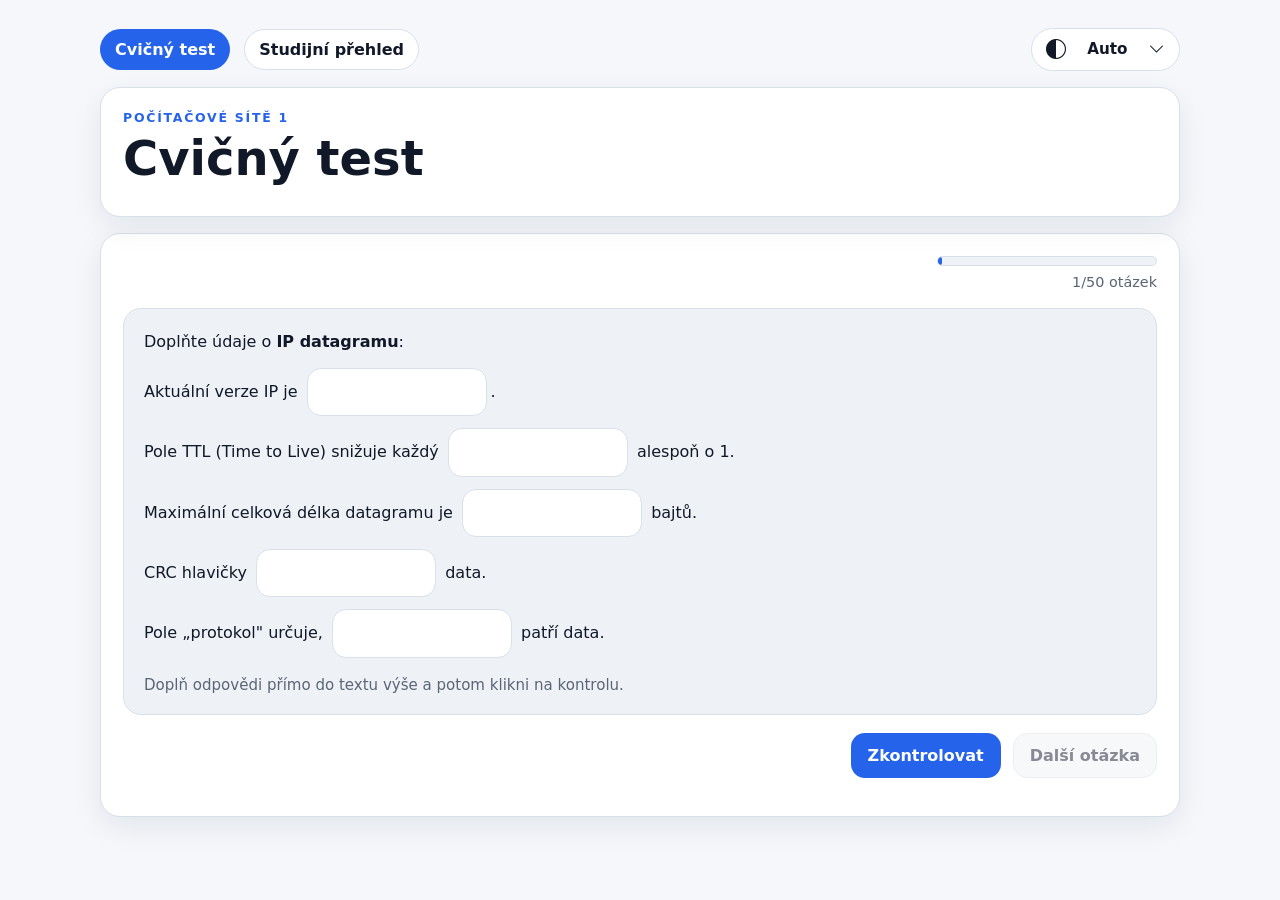
<file: index.html>
<!doctype html>
<html lang="cs">
<head>
  <meta charset="utf-8">
  <meta name="viewport" content="width=device-width, initial-scale=1">
  <title>7POS1 - procvičování zkouškových otázek</title>
  <meta name="description" content="Procvičování zkouškových otázek z Počítačových sítí 1 (7POS1)." />
  <meta property="og:title" content="7POS1 - procvičování zkouškových otázek" />
  <meta property="og:description" content="Procvičování zkouškových otázek z Počítačových sítí 1 (7POS1)." />
  <meta property="og:type" content="website" />
  <meta property="og:locale" content="cs_CZ" />
  <meta name="twitter:card" content="summary" />
  <meta name="twitter:title" content="7POS1 - procvičování zkouškových otázek" />
  <meta name="twitter:description" content="Procvičování zkouškových otázek z Počítačových sítí 1 (7POS1)." />
  <link rel="stylesheet" href="https://cdn.jsdelivr.net/npm/bootstrap-icons@1.11.3/font/bootstrap-icons.min.css">
  <link rel="stylesheet" href="styles.css">
</head>
<body>
  <main class="app-shell">
    <section class="top-row">
      <div class="top-bar">
        <button class="nav-toggle" type="button" aria-label="Otevrit menu" aria-expanded="false" aria-controls="topNav">
          <span class="nav-toggle-bar"></span>
          <span class="nav-toggle-bar"></span>
          <span class="nav-toggle-bar"></span>
        </button>
        <nav id="topNav" class="top-links" aria-label="Navigace">
          <a class="top-link is-active" href="index.html">Cvičný test</a>
          <a class="top-link" href="study.html">Studijní přehled</a>
        </nav>
        <div class="theme-float" aria-label="Přepínání motivu">
          <div class="theme-dropdown">
            <button id="themeToggle" class="theme-trigger" type="button" aria-label="Přepnout motiv" aria-haspopup="listbox" aria-expanded="false">
              <i class="bi bi-brightness-high-fill theme-icon" aria-hidden="true"></i>
              <span class="theme-label">Světlý</span>
              <i class="bi bi-chevron-down" aria-hidden="true"></i>
            </button>
            <div class="theme-menu" role="listbox" aria-label="Volba motivu">
              <button class="theme-item" type="button" role="option" data-theme="light">
                <i class="bi bi-brightness-high-fill" aria-hidden="true"></i>
                <span>Světlý</span>
              </button>
              <button class="theme-item" type="button" role="option" data-theme="auto">
                <i class="bi bi-circle-half" aria-hidden="true"></i>
                <span>Auto</span>
              </button>
              <button class="theme-item" type="button" role="option" data-theme="dark">
                <i class="bi bi-moon-stars-fill" aria-hidden="true"></i>
                <span>Tmavý</span>
              </button>
            </div>
          </div>
        </div>
      </div>
      <div class="hero card-surface">
        <div>
          <p class="eyebrow">Počítačové sítě 1</p>
          <h1>Cvičný test</h1>
        </div>
      </div>
    </section>

    <section id="quizShell" class="quiz-shell card-surface hidden">
      <header class="quiz-header">
        <div class="progress-wrap">
          <div class="progress-track">
            <div id="progressFill" class="progress-fill"></div>
          </div>
          <p id="progressLabel" class="progress-label">0 %</p>
        </div>
      </header>

      <article class="question-card">
        <div id="questionText" class="question-text"></div>
        <div id="answerArea" class="answer-area"></div>
      </article>

      <div class="quiz-actions">
        <button id="checkButton" class="button primary" type="button">Zkontrolovat</button>
        <button id="nextButton" class="button secondary" type="button" disabled>Další otázka</button>
      </div>

      <section id="feedbackArea" class="feedback-area"></section>
    </section>

    <section id="summaryShell" class="summary-shell card-surface hidden"></section>
  </main>

  <script src="app.js"></script>
  <script>
    const navToggle = document.querySelector('.nav-toggle');
    const topNav = document.getElementById('topNav');
    if (navToggle && topNav) {
      navToggle.addEventListener('click', () => {
        const isOpen = topNav.classList.toggle('is-open');
        navToggle.setAttribute('aria-expanded', String(isOpen));
      });
    }
  </script>
</body>
</html>
</file>
<file: styles.css>
:root {
  color-scheme: light;
  --bg: #f5f7fb;
  --surface: #ffffff;
  --surface-soft: #eef2f7;
  --border: #d8e0ea;
  --text: #111827;
  --muted: #5b6575;
  --accent: #2563eb;
  --accent-weak: #dbeafe;
  --success: #15803d;
  --success-weak: #dcfce7;
  --danger: #b91c1c;
  --danger-weak: #fee2e2;
  --shadow: 0 10px 30px rgba(15, 23, 42, 0.08);
  --radius: 20px;
}

:root[data-theme='dark'] {
  color-scheme: dark;
  --bg: #0f172a;
  --surface: #111827;
  --surface-soft: #1f2937;
  --border: #334155;
  --text: #e5e7eb;
  --muted: #94a3b8;
  --accent: #60a5fa;
  --accent-weak: #1e293b;
  --success: #4ade80;
  --success-weak: #12311f;
  --danger: #f87171;
  --danger-weak: #2b1417;
  --shadow: 0 12px 34px rgba(0, 0, 0, 0.25);
}

* {
  box-sizing: border-box;
}

html,
body {
  min-height: 100%;
}

body {
  margin: 0;
  font-family: Inter, "Segoe UI", system-ui, -apple-system, BlinkMacSystemFont, sans-serif;
  background: var(--bg);
  color: var(--text);
}

button,
input,
select,
textarea {
  font: inherit;
}

button {
  cursor: pointer;
}

.app-shell {
  width: min(1080px, calc(100% - 32px));
  margin: 0 auto;
  padding: 28px 0 42px;
}

.card-surface {
  background: var(--surface);
  border: 1px solid var(--border);
  border-radius: var(--radius);
  box-shadow: var(--shadow);
}

.hero,
.status-row,
.message-bar,
.quiz-shell,
.summary-shell {
  padding: 22px;
}

.top-row {
  display: grid;
  grid-template-columns: 1fr;
  gap: 16px;
  align-items: stretch;
}

.top-bar {
  display: flex;
  justify-content: space-between;
  align-items: center;
  gap: 16px;
}

.nav-toggle {
  display: none;
  align-items: center;
  justify-content: center;
  flex-direction: column;
  gap: 4px;
  width: 40px;
  height: 40px;
  border-radius: 12px;
  border: 1px solid var(--border);
  background: var(--surface);
}

.nav-toggle-bar {
  width: 18px;
  height: 2px;
  background: var(--text);
  border-radius: 999px;
}

.top-links {
  display: flex;
  gap: 14px;
  align-items: center;
}

.top-link {
  display: inline-flex;
  align-items: center;
  padding: 10px 14px;
  border-radius: 999px;
  border: 1px solid var(--border);
  background: var(--surface);
  color: var(--text);
  text-decoration: none;
  font-weight: 700;
  font-size: 1rem;
}

.top-link.is-active {
  background: var(--accent);
  color: #ffffff;
  border-color: transparent;
}

@media (max-width: 720px) {
  .top-bar {
    flex-wrap: wrap;
    align-items: center;
  }

  .nav-toggle {
    display: inline-flex;
    order: 1;
  }

  .theme-float {
    order: 2;
    margin-left: auto;
  }

  .top-links {
    display: none;
    width: 100%;
    order: 3;
    flex-direction: column;
    align-items: stretch;
    gap: 10px;
    padding: 12px;
    border-radius: 16px;
    border: 1px solid var(--border);
    background: var(--surface);
  }

  .top-links.is-open {
    display: flex;
  }
}

.hero {
  display: flex;
  justify-content: space-between;
  align-items: center;
  gap: 20px;
}

.eyebrow {
  margin: 0 0 8px;
  color: var(--accent);
  font-size: 0.78rem;
  font-weight: 700;
  letter-spacing: 0.14em;
  text-transform: uppercase;
}

h1,
h2,
p {
  margin-top: 0;
}

h1 {
  margin-bottom: 10px;
  font-size: clamp(2rem, 4vw, 3rem);
  line-height: 1.08;
}

.hero-copy {
  max-width: 62ch;
  margin-bottom: 0;
  color: var(--muted);
}

.theme-float {
  display: flex;
  justify-content: flex-end;
}

.theme-dropdown {
  position: relative;
  display: inline-block;
}

.theme-trigger {
  display: inline-grid;
  grid-template-columns: 20px 1fr 16px;
  align-items: center;
  column-gap: 10px;
  padding: 10px 14px;
  border-radius: 999px;
  border: 1px solid var(--border);
  background: var(--surface);
  color: var(--text);
  font-weight: 700;
  min-height: 42px;
}

.theme-trigger .theme-label {
  font-size: 0.95rem;
  text-align: center;
  min-width: 6ch;
}

.theme-trigger .theme-icon {
  font-size: 20px;
  line-height: 1;
}

.theme-menu {
  position: absolute;
  top: calc(100% + 8px);
  right: 0;
  width: 100%;
  min-width: 0;
  display: none;
  flex-direction: column;
  gap: 6px;
  padding: 10px;
  border-radius: 16px;
  border: 1px solid var(--border);
  background: var(--surface);
  box-shadow: var(--shadow);
  z-index: 10;
}

.theme-dropdown.is-open .theme-menu {
  display: flex;
}

.theme-item {
  display: grid;
  grid-template-columns: 20px 1fr;
  align-items: center;
  column-gap: 10px;
  padding: 10px 12px;
  border-radius: 12px;
  border: 1px solid transparent;
  background: var(--surface-soft);
  color: var(--text);
  font-weight: 700;
  text-align: center;
}

.theme-item.is-active {
  background: color-mix(in srgb, var(--accent) 18%, var(--surface-soft));
  border-color: color-mix(in srgb, var(--accent) 40%, var(--border));
}

.status-row {
  display: grid;
  grid-template-columns: repeat(3, minmax(0, 1fr));
  gap: 12px;
  margin-top: 16px;
}

.stat-chip {
  padding: 16px;
  border-radius: 16px;
  background: var(--surface-soft);
  border: 1px solid var(--border);
}

.stat-chip.compact {
  min-height: 92px;
}

.stat-chip span {
  display: block;
  margin-bottom: 6px;
  font-size: 1.6rem;
  font-weight: 700;
}

.stat-chip small {
  color: var(--muted);
}

.stat-chip.accent {
  border-color: color-mix(in srgb, var(--accent) 40%, var(--border));
}

.button {
  border: 1px solid transparent;
  border-radius: 14px;
  padding: 12px 16px;
  font-weight: 700;
  transition: background-color 150ms ease, border-color 150ms ease, color 150ms ease, opacity 150ms ease;
}

.button:disabled {
  opacity: 0.5;
  cursor: not-allowed;
}

.button.primary {
  background: var(--accent);
  color: #ffffff;
}

.button.primary:hover:not(:disabled) {
  background: color-mix(in srgb, var(--accent) 88%, black);
}

.button.secondary,
.button.ghost {
  background: var(--surface-soft);
  color: var(--text);
  border-color: var(--border);
}

.button.secondary:hover:not(:disabled),
.button.ghost:hover:not(:disabled) {
  background: color-mix(in srgb, var(--surface-soft) 88%, var(--accent) 12%);
}

.help-text {
  margin: 0;
  color: var(--muted);
  font-size: 0.94rem;
}

.message-bar {
  margin-top: 16px;
}

.message-bar.warning {
  border-color: color-mix(in srgb, #f59e0b 35%, var(--border));
}

.message-bar.error {
  border-color: color-mix(in srgb, var(--danger) 40%, var(--border));
}

.message-bar.success {
  border-color: color-mix(in srgb, var(--success) 35%, var(--border));
}

.quiz-shell,
.summary-shell {
  margin-top: 16px;
}

.quiz-header {
  display: flex;
  justify-content: flex-end;
  align-items: center;
  gap: 18px;
  margin-bottom: 18px;
}

.question-meta {
  margin-bottom: 10px;
  color: var(--muted);
  font-size: 0.85rem;
}

.quiz-header h2 {
  margin-bottom: 0;
  font-size: clamp(1.35rem, 2.7vw, 1.95rem);
}

.progress-wrap {
  min-width: 220px;
  text-align: right;
}

.progress-track {
  height: 10px;
  overflow: hidden;
  border-radius: 999px;
  background: var(--surface-soft);
  border: 1px solid var(--border);
}

.progress-fill {
  width: 0;
  height: 100%;
  border-radius: inherit;
  background: var(--accent);
}

.progress-label {
  margin: 8px 0 0;
  color: var(--muted);
  font-size: 0.9rem;
}

.question-card {
  padding: 20px;
  border-radius: 18px;
  background: var(--surface-soft);
  border: 1px solid var(--border);
}

.question-text {
  display: grid;
  gap: 12px;
  line-height: 1.65;
}

.question-text p {
  margin-bottom: 0;
}

.answer-area {
  margin-top: 18px;
  display: grid;
  gap: 14px;
}

.answer-group,
.matching-grid,
.option-list {
  display: grid;
  gap: 10px;
}

.option-item,
.matching-prompt {
  padding: 13px 14px;
  border-radius: 14px;
  background: var(--surface);
  border: 1px solid var(--border);
}

.option-item {
  display: flex;
  align-items: center;
  gap: 12px;
}

.option-item input {
  accent-color: var(--accent);
  margin: 0;
  vertical-align: middle;
  width: 20px;
  height: 20px;
  align-self: center;
}

.option-item span {
  display: flex;
  align-items: center;
  line-height: 1.3;
}

.option-item p {
  margin: 0;
}

.matching-row {
  display: grid;
  grid-template-columns: minmax(0, 1.1fr) minmax(0, 1fr);
  gap: 12px;
  align-items: stretch;
}
.matching-row .matching-prompt,
.matching-row select,
.shortanswer-input,
.essay-input,
select,
textarea,
input[type='text'] {
  width: 100%;
  border-radius: 14px;
  border: 1px solid var(--border);
  background: var(--surface);
  color: var(--text);
  padding: 12px 14px;
  outline: none;
}

.matching-row .matching-prompt,
.matching-row select {
  display: flex;
  align-items: center;
  min-height: 52px;
}

.matching-prompt p {
  margin: 0;
}

select:focus,
textarea:focus,
input[type='text']:focus {
  border-color: var(--accent);
}

textarea {
  min-height: 180px;
  resize: vertical;
}

.cloze-embed {
  display: inline-block;
  vertical-align: middle;
  margin: 0 4px;
}

.cloze-embed input {
  width: min(180px, 38vw);
  padding: 10px 12px;
}

.quiz-actions,
.summary-actions {
  display: flex;
  gap: 12px;
  flex-wrap: wrap;
  justify-content: flex-end;
  margin-top: 18px;
}

.feedback-area {
  margin-top: 16px;
}

.feedback-box {
  padding: 16px 18px;
  border-radius: 16px;
  border: 1px solid var(--border);
  background: var(--surface);
}

.feedback-box.success {
  border-color: color-mix(in srgb, var(--success) 35%, var(--border));
  background: var(--success-weak);
}

.feedback-box.error {
  border-color: color-mix(in srgb, var(--danger) 35%, var(--border));
  background: var(--danger-weak);
}

.feedback-box.warning {
  background: var(--accent-weak);
}

.feedback-box h3 {
  margin: 0 0 10px;
  font-size: 1rem;
}

.feedback-box p:last-child {
  margin-bottom: 0;
}

.hidden {
  display: none !important;
}

.option-item.is-correct {
  background: var(--success-weak);
  border-color: color-mix(in srgb, var(--success) 45%, var(--border));
}

.option-item.is-wrong {
  background: var(--danger-weak);
  border-color: color-mix(in srgb, var(--danger) 35%, var(--border));
}

.option-item.is-correct input {
  accent-color: var(--success);
}

.option-item.is-wrong input {
  accent-color: var(--danger);
}

.shortanswer-input.is-correct {
  border-color: color-mix(in srgb, var(--success) 60%, var(--border));
  background: var(--success-weak);
}

.shortanswer-input.is-wrong {
  border-color: color-mix(in srgb, var(--danger) 50%, var(--border));
  background: var(--danger-weak);
}

.matching-row.is-correct select {
  border-color: color-mix(in srgb, var(--success) 60%, var(--border));
  background: var(--success-weak);
}

.matching-row.is-wrong select {
  border-color: color-mix(in srgb, var(--danger) 50%, var(--border));
  background: var(--danger-weak);
}

.cloze-input.is-correct {
  border-color: color-mix(in srgb, var(--success) 60%, var(--border));
  background: var(--success-weak);
}

.cloze-input.is-wrong {
  border-color: color-mix(in srgb, var(--danger) 50%, var(--border));
  background: var(--danger-weak);
}

.summary-shell h2 {
  margin-bottom: 10px;
}

.summary-grid {
  display: grid;
  grid-template-columns: repeat(3, minmax(0, 1fr));
  gap: 14px;
  margin-top: 18px;
}

.summary-card {
  padding: 16px;
  border-radius: 16px;
  background: var(--surface-soft);
  border: 1px solid var(--border);
}

.summary-card span {
  display: block;
  margin-bottom: 8px;
  color: var(--muted);
}

.summary-card strong {
  font-size: 1.45rem;
}

/* ===== Study mode ===== */
.hero-actions {
  display: flex;
  gap: 10px;
  align-items: center;
  flex-shrink: 0;
}

.hero-actions .button {
  text-decoration: none;
  display: inline-flex;
  align-items: center;
}

.study-toolbar {
  margin-top: 16px;
  padding: 18px 20px;
  display: grid;
  gap: 12px;
}

.toolbar-row {
  display: grid;
  grid-template-columns: minmax(0, 2fr) minmax(0, 1fr) minmax(0, 1fr);
  gap: 12px;
}

.toolbar-field {
  display: grid;
  gap: 6px;
  font-size: 0.85rem;
  color: var(--muted);
}

.toolbar-field input,
.toolbar-field select {
  width: 100%;
  border-radius: 12px;
  border: 1px solid var(--border);
  background: var(--surface);
  color: var(--text);
  padding: 10px 12px;
  font-size: 0.95rem;
}

.toolbar-field input:focus,
.toolbar-field select:focus {
  outline: none;
  border-color: var(--accent);
}

.study-content {
  margin-top: 18px;
  display: grid;
  gap: 22px;
}

.empty-card {
  padding: 22px;
  text-align: center;
  color: var(--muted);
}

.study-group {
  display: grid;
  gap: 14px;
}

.study-group-header {
  display: flex;
  align-items: baseline;
  justify-content: space-between;
  gap: 12px;
  padding: 16px 20px;
  position: sticky;
  top: 0;
  z-index: 5;
}

.study-group-header h2 {
  margin: 0;
  font-size: 1.2rem;
}

.study-group-count {
  color: var(--muted);
  font-size: 0.85rem;
  font-weight: 600;
}

.study-question {
  padding: 18px 20px;
  display: grid;
  gap: 12px;
}

.study-meta {
  display: flex;
  flex-wrap: wrap;
  gap: 6px;
}

.badge {
  display: inline-block;
  padding: 3px 9px;
  border-radius: 999px;
  font-size: 0.74rem;
  font-weight: 700;
  letter-spacing: 0.04em;
  background: var(--surface-soft);
  border: 1px solid var(--border);
  color: var(--muted);
}

.badge-type {
  color: var(--accent);
  background: var(--accent-weak);
  border-color: color-mix(in srgb, var(--accent) 35%, var(--border));
}

.badge-name {
  color: var(--text);
}

.study-question-text {
  font-size: 1rem;
  line-height: 1.6;
}

.study-question-text p {
  margin: 0 0 8px;
}

.study-question-text p:last-child {
  margin-bottom: 0;
}

.study-hint {
  margin: 0 0 4px;
  color: var(--muted);
  font-size: 0.85rem;
  font-weight: 600;
  text-transform: uppercase;
  letter-spacing: 0.06em;
}

.study-options {
  display: grid;
  gap: 8px;
}

.study-option {
  display: grid;
  grid-template-columns: 28px 1fr;
  gap: 10px;
  align-items: start;
  padding: 11px 14px;
  border-radius: 12px;
  border: 1px solid var(--border);
  background: var(--surface-soft);
}

.study-option.is-correct {
  background: var(--success-weak);
  border-color: color-mix(in srgb, var(--success) 45%, var(--border));
}

.study-option.is-incorrect {
  background: var(--danger-weak);
  border-color: color-mix(in srgb, var(--danger) 35%, var(--border));
}

.study-mark {
  font-weight: 800;
  font-size: 1.05rem;
  line-height: 1.4;
  text-align: center;
}

.study-option.is-correct .study-mark {
  color: var(--success);
}

.study-option.is-incorrect .study-mark {
  color: var(--danger);
}

.study-option-text p {
  margin: 0 0 4px;
}

.study-option-text p:last-child {
  margin-bottom: 0;
}

.study-option-feedback {
  margin-top: 4px;
  font-size: 0.86rem;
  color: var(--muted);
}

.study-option-feedback p {
  margin: 0;
}

.study-explain {
  padding: 12px 14px;
  border-radius: 12px;
  background: var(--accent-weak);
  border: 1px solid color-mix(in srgb, var(--accent) 30%, var(--border));
  font-size: 0.94rem;
  line-height: 1.55;
}

.study-explain strong {
  color: var(--accent);
  margin-right: 4px;
}

.study-explain p {
  margin: 4px 0 0;
  display: inline;
}

.study-matching {
  display: grid;
  gap: 8px;
}

.study-matching-row {
  display: grid;
  grid-template-columns: minmax(0, 1.1fr) auto minmax(0, 1fr);
  gap: 12px;
  align-items: center;
  padding: 10px 14px;
  border-radius: 12px;
  background: var(--success-weak);
  border: 1px solid color-mix(in srgb, var(--success) 35%, var(--border));
}

.study-matching-prompt p {
  margin: 0;
}

.study-matching-arrow {
  color: var(--success);
  font-weight: 800;
}

.study-matching-answer {
  font-weight: 600;
}

.study-cloze-list {
  margin: 0;
  padding-left: 20px;
  display: grid;
  gap: 4px;
}

.study-cloze-list li {
  padding: 4px 0;
}

.study-cloze-alts {
  color: var(--muted);
  font-weight: 400;
}

.cloze-fill {
  display: inline-block;
  padding: 1px 8px;
  margin: 0 2px;
  border-radius: 8px;
  background: var(--success-weak);
  border: 1px solid color-mix(in srgb, var(--success) 40%, var(--border));
  font-weight: 700;
  color: var(--success);
}

.cloze-fill-alts {
  font-weight: 400;
  color: var(--muted);
}

.study-essay-reference {
  padding: 12px 14px;
  border-radius: 12px;
  background: var(--accent-weak);
  border: 1px solid color-mix(in srgb, var(--accent) 25%, var(--border));
  line-height: 1.55;
}

.study-essay-reference strong {
  display: block;
  margin-bottom: 6px;
  color: var(--accent);
}

@media (max-width: 900px) {
  .theme-float {
    justify-content: center;
  }

  .hero,
  .quiz-header {
    flex-direction: column;
  }

  .status-row,
  .summary-grid {
    grid-template-columns: 1fr;
  }

  .progress-wrap {
    width: 100%;
    min-width: 0;
    text-align: left;
  }

  .matching-row {
    grid-template-columns: 1fr;
  }

  .toolbar-row {
    grid-template-columns: 1fr;
  }

  .study-matching-row {
    grid-template-columns: 1fr auto;
  }

  .study-matching-arrow {
    display: none;
  }

  .study-matching-answer {
    grid-column: 1 / -1;
    padding-left: 8px;
  }

  .quiz-actions,
  .summary-actions {
    justify-content: stretch;
  }

  .quiz-actions .button,
  .summary-actions .button,
  .theme-toggle {
    width: 100%;
  }
}

@media (max-width: 640px) {
  .app-shell {
    width: min(100%, calc(100% - 18px));
    padding-top: 14px;
  }

  .hero,
  .status-row,
  .quiz-shell,
  .summary-shell,
  .message-bar {
    padding: 18px;
  }

  .cloze-embed input {
    width: min(140px, 46vw);
  }
}
</file>
